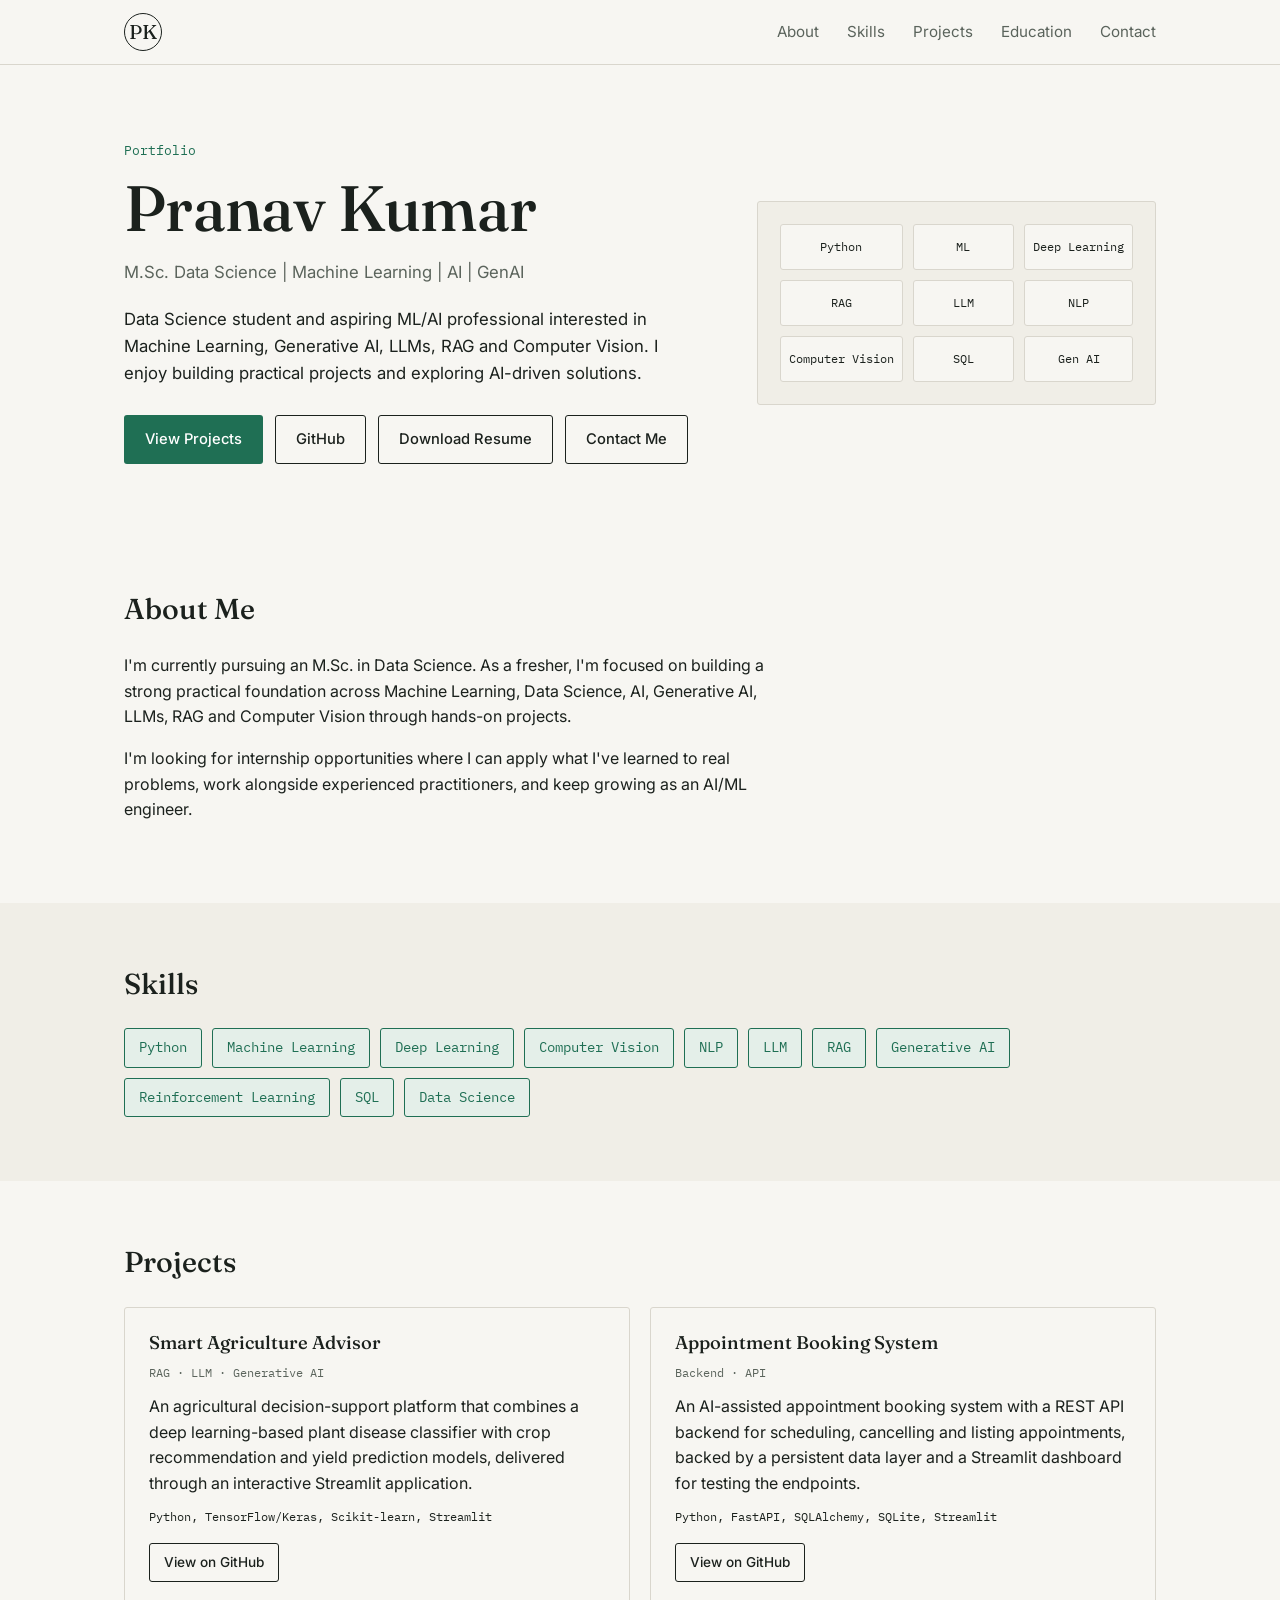
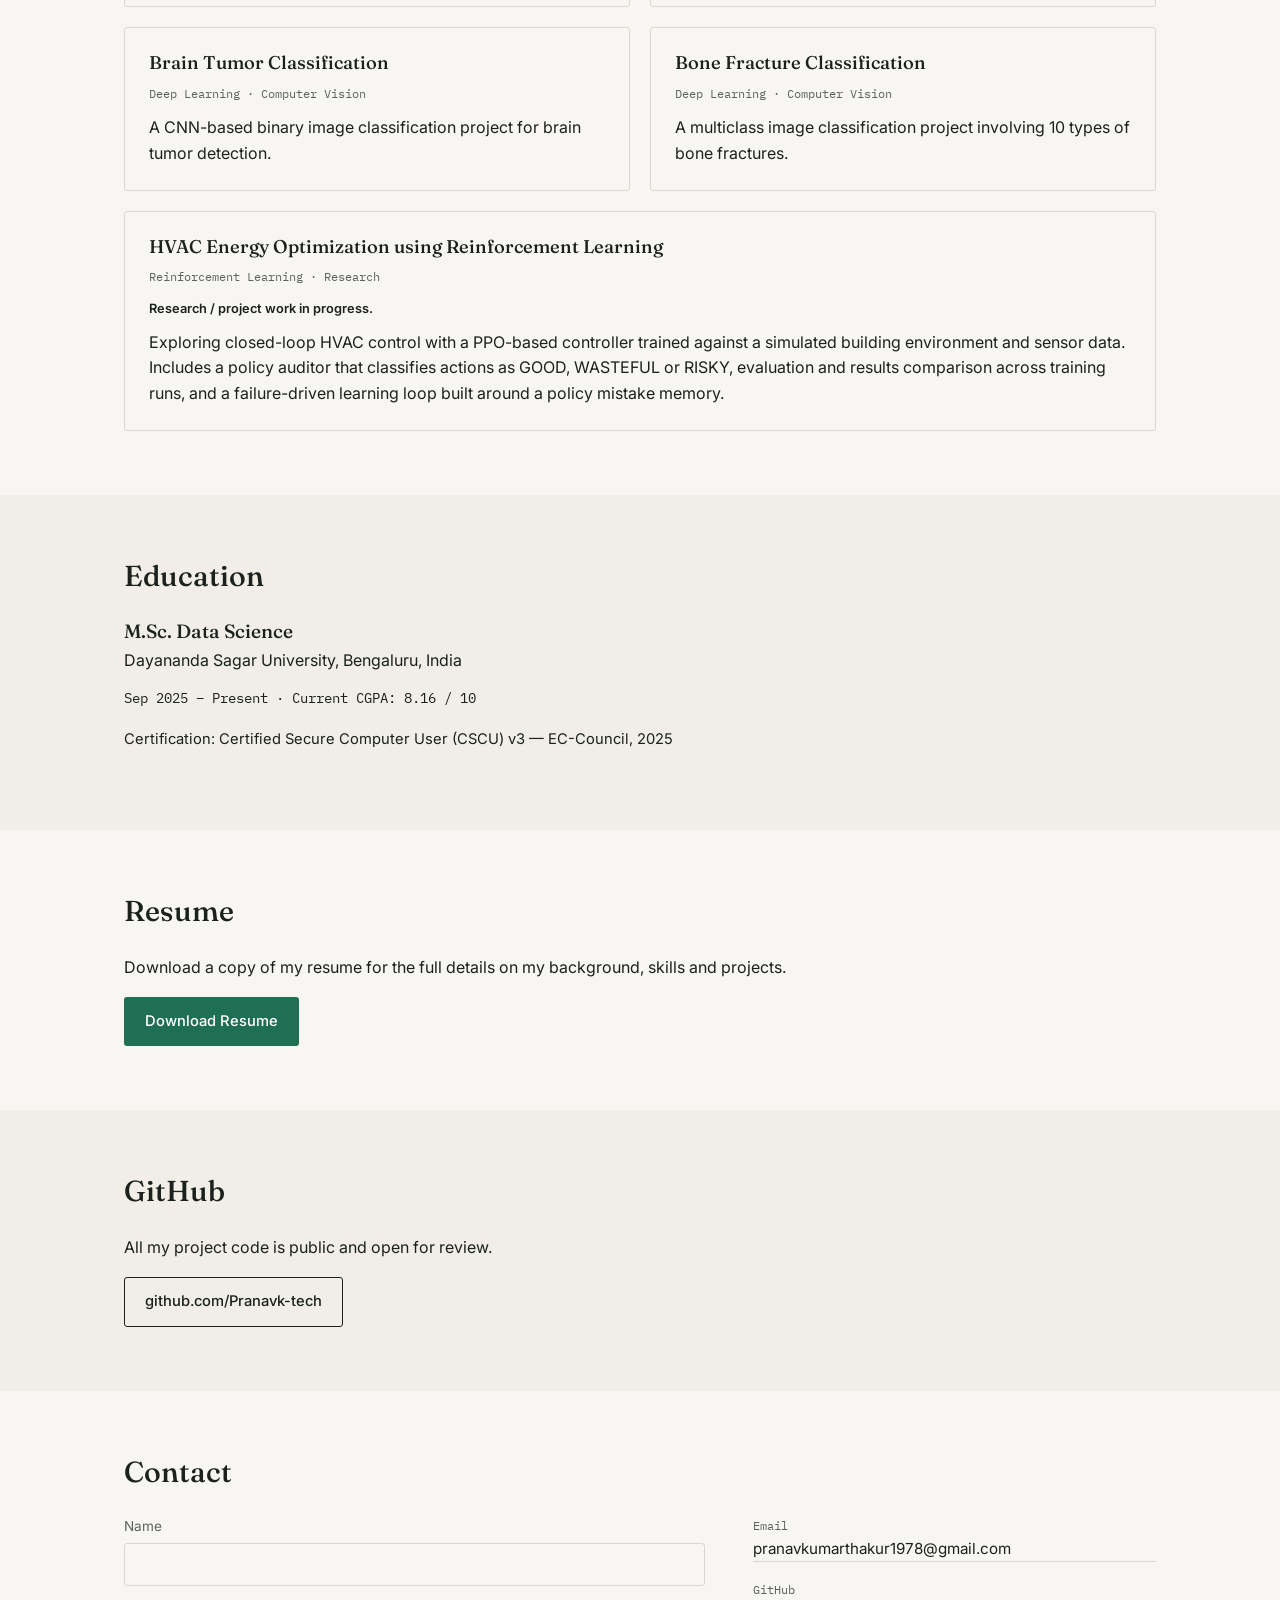
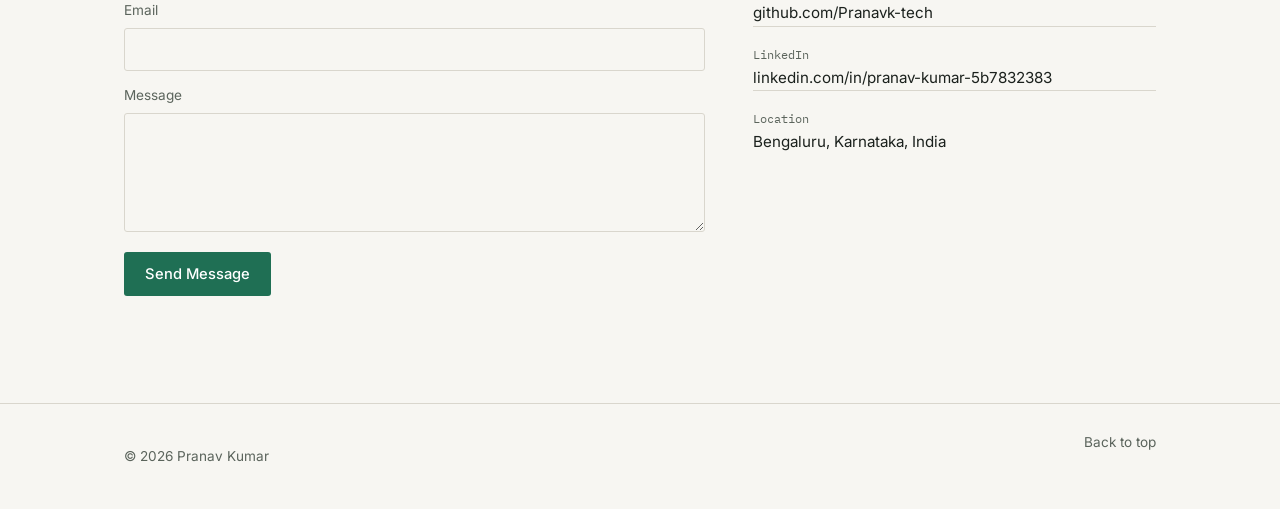
<file: index.html>
<!DOCTYPE html>
<html lang="en">
<head>
<meta charset="UTF-8">
<meta name="viewport" content="width=device-width, initial-scale=1.0">
<title>Pranav Kumar | Data Science | Machine Learning | AI</title>
<meta name="description" content="Pranav Kumar — M.Sc. Data Science student and aspiring Machine Learning and AI professional interested in Generative AI, LLM, RAG and Computer Vision.">
<meta name="keywords" content="Pranav Kumar, Pranav Kumar Data Science, Pranav Kumar Machine Learning, Pranav Kumar AI, Data Science, Machine Learning, Artificial Intelligence, Generative AI, LLM, RAG, Computer Vision">
<meta name="author" content="Pranav Kumar">
<meta name="robots" content="index, follow">
<link rel="canonical" href="https://pranavk-tech.github.io/Pranav-Kumar-Portfolio/">

<!-- Open Graph -->
<meta property="og:type" content="website">
<meta property="og:title" content="Pranav Kumar | Data Science | Machine Learning | AI">
<meta property="og:description" content="M.Sc. Data Science student and aspiring Machine Learning and AI professional interested in Generative AI, LLM, RAG and Computer Vision.">
<meta property="og:url" content="https://pranavk-tech.github.io/Pranav-Kumar-Portfolio/">
<meta property="og:site_name" content="Pranav Kumar">
<meta name="twitter:card" content="summary">
<meta name="twitter:title" content="Pranav Kumar | Data Science | Machine Learning | AI">
<meta name="twitter:description" content="M.Sc. Data Science student and aspiring Machine Learning and AI professional interested in Generative AI, LLM, RAG and Computer Vision.">

<link rel="icon" href="data:,">
<link rel="preconnect" href="https://fonts.googleapis.com">
<link rel="preconnect" href="https://fonts.gstatic.com" crossorigin>
<link href="https://fonts.googleapis.com/css2?family=Fraunces:opsz,wght@9..144,400;9..144,500;9..144,600&family=Inter:wght@400;500;600&family=IBM+Plex+Mono:wght@400;500&display=swap" rel="stylesheet">
<link rel="stylesheet" href="style.css">

<script type="application/ld+json">
{
  "@context": "https://schema.org",
  "@type": "Person",
  "name": "Pranav Kumar",
  "url": "https://pranavk-tech.github.io/Pranav-Kumar-Portfolio/",
  "sameAs": [
    "https://github.com/Pranavk-tech",
    "https://linkedin.com/in/pranav-kumar-5b7832383"
  ],
  "jobTitle": "Data Science Student",
  "description": "Aspiring Machine Learning and AI professional interested in Generative AI, LLM, RAG and Computer Vision.",
  "address": {
    "@type": "PostalAddress",
    "addressLocality": "Bengaluru",
    "addressRegion": "Karnataka",
    "addressCountry": "IN"
  }
}
</script>
</head>
<body>

<a class="skip-link" href="#main">Skip to content</a>

<header class="site-header">
  <div class="wrap header-row">
    <a class="wordmark" href="#top">PK</a>
    <nav class="site-nav" aria-label="Primary">
      <a href="#about">About</a>
      <a href="#skills">Skills</a>
      <a href="#projects">Projects</a>
      <a href="#education">Education</a>
      <a href="#contact">Contact</a>
    </nav>
    <button class="nav-toggle" id="navToggle" aria-expanded="false" aria-controls="site-nav-mobile" aria-label="Toggle navigation menu">
      <span></span><span></span><span></span>
    </button>
  </div>
  <nav class="site-nav-mobile" id="site-nav-mobile" aria-label="Mobile">
    <a href="#about">About</a>
    <a href="#skills">Skills</a>
    <a href="#projects">Projects</a>
    <a href="#education">Education</a>
    <a href="#contact">Contact</a>
  </nav>
</header>

<main id="main">

  <!-- HOME / HERO -->
  <section class="hero" id="top">
    <div class="wrap hero-grid">
      <div class="hero-copy">
        <p class="eyebrow-plain">Portfolio</p>
        <h1>Pranav Kumar</h1>
        <p class="hero-role">M.Sc. Data Science | Machine Learning | AI | GenAI</p>
        <p class="hero-intro">Data Science student and aspiring ML/AI professional interested in Machine Learning, Generative AI, LLMs, RAG and Computer Vision. I enjoy building practical projects and exploring AI-driven solutions.</p>
        <div class="hero-actions">
          <a class="btn btn-primary" href="#projects">View Projects</a>
          <a class="btn btn-outline" href="https://github.com/Pranavk-tech" target="_blank" rel="noopener">GitHub</a>
          <a class="btn btn-outline" href="assets/Pranav_Kumar_Resume.pdf" download>Download Resume</a>
          <a class="btn btn-outline" href="#contact">Contact Me</a>
        </div>
      </div>
      <div class="hero-panel" aria-hidden="true">
        <div class="panel-grid">
          <span>Python</span><span>ML</span><span>Deep&nbsp;Learning</span>
          <span>RAG</span><span>LLM</span><span>NLP</span>
          <span>Computer&nbsp;Vision</span><span>SQL</span><span>Gen&nbsp;AI</span>
        </div>
      </div>
    </div>
  </section>

  <!-- ABOUT -->
  <section class="section" id="about">
    <div class="wrap section-grid">
      <h2>About Me</h2>
      <div class="section-body">
        <p>I'm currently pursuing an M.Sc. in Data Science. As a fresher, I'm focused on building a strong practical foundation across Machine Learning, Data Science, AI, Generative AI, LLMs, RAG and Computer Vision through hands-on projects.</p>
        <p>I'm looking for internship opportunities where I can apply what I've learned to real problems, work alongside experienced practitioners, and keep growing as an AI/ML engineer.</p>
      </div>
    </div>
  </section>

  <!-- SKILLS -->
  <section class="section section-alt" id="skills">
    <div class="wrap section-grid">
      <h2>Skills</h2>
      <ul class="skills-list">
        <li>Python</li>
        <li>Machine Learning</li>
        <li>Deep Learning</li>
        <li>Computer Vision</li>
        <li>NLP</li>
        <li>LLM</li>
        <li>RAG</li>
        <li>Generative AI</li>
        <li>Reinforcement Learning</li>
        <li>SQL</li>
        <li>Data Science</li>
      </ul>
    </div>
  </section>

  <!-- PROJECTS -->
  <section class="section" id="projects">
    <div class="wrap">
      <h2>Projects</h2>
      <div class="project-grid">

        <article class="project-card">
          <div class="project-top">
            <h3>Smart Agriculture Advisor</h3>
            <span class="project-tag">RAG · LLM · Generative AI</span>
          </div>
          <p>An agricultural decision-support platform that combines a deep learning-based plant disease classifier with crop recommendation and yield prediction models, delivered through an interactive Streamlit application.</p>
          <p class="project-stack">Python, TensorFlow/Keras, Scikit-learn, Streamlit</p>
          <a class="btn btn-small" href="https://github.com/Pranavk-tech/SmartAgricultureAdvisor" target="_blank" rel="noopener">View on GitHub</a>
        </article>

        <article class="project-card">
          <div class="project-top">
            <h3>Appointment Booking System</h3>
            <span class="project-tag">Backend · API</span>
          </div>
          <p>An AI-assisted appointment booking system with a REST API backend for scheduling, cancelling and listing appointments, backed by a persistent data layer and a Streamlit dashboard for testing the endpoints.</p>
          <p class="project-stack">Python, FastAPI, SQLAlchemy, SQLite, Streamlit</p>
          <a class="btn btn-small" href="https://github.com/Pranavk-tech/appointment-booking-system" target="_blank" rel="noopener">View on GitHub</a>
        </article>

        <article class="project-card">
          <div class="project-top">
            <h3>Brain Tumor Classification</h3>
            <span class="project-tag">Deep Learning · Computer Vision</span>
          </div>
          <p>A CNN-based binary image classification project for brain tumor detection.</p>
        </article>

        <article class="project-card">
          <div class="project-top">
            <h3>Bone Fracture Classification</h3>
            <span class="project-tag">Deep Learning · Computer Vision</span>
          </div>
          <p>A multiclass image classification project involving 10 types of bone fractures.</p>
        </article>

        <article class="project-card project-card-wide">
          <div class="project-top">
            <h3>HVAC Energy Optimization using Reinforcement Learning</h3>
            <span class="project-tag">Reinforcement Learning · Research</span>
          </div>
          <p class="project-note">Research / project work in progress.</p>
          <p>Exploring closed-loop HVAC control with a PPO-based controller trained against a simulated building environment and sensor data. Includes a policy auditor that classifies actions as GOOD, WASTEFUL or RISKY, evaluation and results comparison across training runs, and a failure-driven learning loop built around a policy mistake memory.</p>
        </article>

      </div>
    </div>
  </section>

  <!-- EDUCATION -->
  <section class="section section-alt" id="education">
    <div class="wrap section-grid">
      <h2>Education</h2>
      <div class="section-body">
        <div class="edu-item">
          <h3>M.Sc. Data Science</h3>
          <p>Dayananda Sagar University, Bengaluru, India</p>
          <p class="edu-meta">Sep 2025 – Present · Current CGPA: 8.16 / 10</p>
        </div>
        <p class="edu-cert">Certification: Certified Secure Computer User (CSCU) v3 — EC-Council, 2025</p>
      </div>
    </div>
  </section>

  <!-- RESUME -->
  <section class="section" id="resume">
    <div class="wrap section-grid">
      <h2>Resume</h2>
      <div class="section-body">
        <p>Download a copy of my resume for the full details on my background, skills and projects.</p>
        <a class="btn btn-primary" href="assets/Pranav_Kumar_Resume.pdf" download>Download Resume</a>
      </div>
    </div>
  </section>

  <!-- GITHUB -->
  <section class="section section-alt" id="github">
    <div class="wrap section-grid">
      <h2>GitHub</h2>
      <div class="section-body">
        <p>All my project code is public and open for review.</p>
        <a class="btn btn-outline" href="https://github.com/Pranavk-tech" target="_blank" rel="noopener">github.com/Pranavk-tech</a>
      </div>
    </div>
  </section>

  <!-- CONTACT -->
  <section class="section" id="contact">
    <div class="wrap section-grid">
      <h2>Contact</h2>
      <div class="contact-layout">
        <form class="contact-form" id="contactForm" novalidate>
          <label for="name">Name</label>
          <input type="text" id="name" name="name" required autocomplete="name">

          <label for="email">Email</label>
          <input type="email" id="email" name="email" required autocomplete="email">

          <label for="message">Message</label>
          <textarea id="message" name="message" rows="5" required></textarea>

          <button type="submit" class="btn btn-primary">Send Message</button>
          <p class="form-status" id="formStatus" role="status" aria-live="polite"></p>
        </form>
        <div class="contact-info">
          <p><span>Email</span><a href="mailto:pranavkumarthakur1978@gmail.com">pranavkumarthakur1978@gmail.com</a></p>
          <p><span>GitHub</span><a href="https://github.com/Pranavk-tech" target="_blank" rel="noopener">github.com/Pranavk-tech</a></p>
          <p><span>LinkedIn</span><a href="https://linkedin.com/in/pranav-kumar-5b7832383" target="_blank" rel="noopener">linkedin.com/in/pranav-kumar-5b7832383</a></p>
          <p><span>Location</span><span class="plain">Bengaluru, Karnataka, India</span></p>
        </div>
      </div>
    </div>
  </section>

</main>

<footer class="site-footer">
  <div class="wrap footer-row">
    <p>&copy; <span id="year"></span> Pranav Kumar</p>
    <a href="#top">Back to top</a>
  </div>
</footer>

<script src="script.js"></script>
</body>
</html>
</file>
<file: style.css>
/* =========================================================
   Pranav Kumar — Portfolio
   Design tokens
   ========================================================= */
:root{
  --paper:#F7F6F2;
  --paper-alt:#F0EEE7;
  --ink:#1B211D;
  --muted:#5B645C;
  --accent:#1F6F54;
  --accent-soft:#E4EFE9;
  --line:#D9D6CD;
  --radius:3px;
  --max:1080px;
  --font-display:'Fraunces', Georgia, serif;
  --font-body:'Inter', -apple-system, BlinkMacSystemFont, 'Segoe UI', sans-serif;
  --font-mono:'IBM Plex Mono', 'SFMono-Regular', Menlo, monospace;
}

*,*::before,*::after{box-sizing:border-box;}
html{scroll-behavior:smooth;}
body{
  margin:0;
  background:var(--paper);
  color:var(--ink);
  font-family:var(--font-body);
  font-size:16px;
  line-height:1.6;
  -webkit-font-smoothing:antialiased;
}
img{max-width:100%;display:block;}
a{color:inherit;}

.wrap{
  max-width:var(--max);
  margin:0 auto;
  padding:0 24px;
}

.skip-link{
  position:absolute;
  left:-999px;
  top:0;
  background:var(--ink);
  color:var(--paper);
  padding:10px 16px;
  z-index:100;
}
.skip-link:focus{left:24px; top:12px;}

h1,h2,h3{
  font-family:var(--font-display);
  font-weight:500;
  line-height:1.15;
  margin:0;
}

:focus-visible{
  outline:2px solid var(--accent);
  outline-offset:3px;
}

/* ---------- Header ---------- */
.site-header{
  border-bottom:1px solid var(--line);
  position:sticky;
  top:0;
  background:rgba(247,246,242,0.92);
  backdrop-filter:blur(6px);
  z-index:50;
}
.header-row{
  display:flex;
  align-items:center;
  justify-content:space-between;
  height:64px;
}
.wordmark{
  font-family:var(--font-display);
  font-size:1.25rem;
  text-decoration:none;
  border:1px solid var(--ink);
  width:38px;height:38px;
  display:flex;align-items:center;justify-content:center;
  border-radius:50%;
}
.site-nav{display:flex;gap:28px;}
.site-nav a{
  text-decoration:none;
  font-size:0.95rem;
  color:var(--muted);
  transition:color .15s ease;
}
.site-nav a:hover{color:var(--ink);}

.nav-toggle{
  display:none;
  flex-direction:column;
  justify-content:center;
  gap:5px;
  width:36px;height:36px;
  background:none;
  border:none;
  cursor:pointer;
}
.nav-toggle span{
  display:block;
  height:2px;
  background:var(--ink);
}
.site-nav-mobile{
  display:none;
  flex-direction:column;
  border-top:1px solid var(--line);
  padding:8px 24px 16px;
}
.site-nav-mobile a{
  text-decoration:none;
  color:var(--ink);
  padding:10px 0;
  border-bottom:1px solid var(--line);
  font-size:0.98rem;
}
.site-nav-mobile a:last-child{border-bottom:none;}
.site-nav-mobile.open{display:flex;}

/* ---------- Hero ---------- */
.hero{padding:76px 0 64px;}
.hero-grid{
  display:grid;
  grid-template-columns:1.3fr 0.9fr;
  gap:56px;
  align-items:center;
}
.eyebrow-plain{
  font-family:var(--font-mono);
  font-size:0.8rem;
  color:var(--accent);
  margin:0 0 10px;
}
.hero h1{
  font-size:clamp(2.6rem,5vw,4rem);
  letter-spacing:-0.01em;
}
.hero-role{
  font-size:1.05rem;
  color:var(--muted);
  margin:14px 0 20px;
}
.hero-intro{
  max-width:56ch;
  font-size:1.05rem;
  color:var(--ink);
}
.hero-actions{
  display:flex;
  flex-wrap:wrap;
  gap:12px;
  margin-top:28px;
}

.hero-panel{
  border:1px solid var(--line);
  background:var(--paper-alt);
  border-radius:var(--radius);
  padding:22px;
}
.panel-grid{
  display:grid;
  grid-template-columns:repeat(3,1fr);
  gap:10px;
  font-family:var(--font-mono);
  font-size:0.78rem;
}
.panel-grid span{
  border:1px solid var(--line);
  background:var(--paper);
  padding:12px 8px;
  text-align:center;
  border-radius:var(--radius);
  color:var(--ink);
}

/* ---------- Buttons ---------- */
.btn{
  display:inline-block;
  text-decoration:none;
  font-family:var(--font-body);
  font-weight:500;
  font-size:0.92rem;
  padding:12px 20px;
  border-radius:var(--radius);
  border:1px solid transparent;
  cursor:pointer;
  transition:background .15s ease, color .15s ease, border-color .15s ease;
}
.btn-primary{
  background:var(--accent);
  color:#fff;
}
.btn-primary:hover{background:#175A44;}
.btn-outline{
  border-color:var(--ink);
  color:var(--ink);
  background:transparent;
}
.btn-outline:hover{background:var(--ink); color:var(--paper);}
.btn-small{
  padding:8px 14px;
  font-size:0.85rem;
  border:1px solid var(--ink);
  color:var(--ink);
}
.btn-small:hover{background:var(--ink); color:var(--paper);}

/* ---------- Sections ---------- */
.section{padding:64px 0;}
.section-alt{background:var(--paper-alt);}
.section h2{
  font-size:1.8rem;
  margin-bottom:28px;
}
.section-grid{display:block;}
.section-body p{
  max-width:68ch;
  color:var(--ink);
}
.section-body p + p{margin-top:14px;}

/* ---------- Skills ---------- */
.skills-list{
  list-style:none;
  display:flex;
  flex-wrap:wrap;
  gap:10px;
  padding:0;
  margin:0;
}
.skills-list li{
  font-family:var(--font-mono);
  font-size:0.85rem;
  background:var(--accent-soft);
  color:var(--accent);
  border:1px solid var(--accent);
  padding:8px 14px;
  border-radius:var(--radius);
}

/* ---------- Projects ---------- */
.project-grid{
  display:grid;
  grid-template-columns:repeat(2,1fr);
  gap:20px;
}
.project-card{
  border:1px solid var(--line);
  border-radius:var(--radius);
  padding:24px;
  background:var(--paper);
  display:flex;
  flex-direction:column;
  gap:10px;
}
.project-card-wide{grid-column:1 / -1;}
.project-top h3{
  font-size:1.15rem;
  margin-bottom:6px;
}
.project-tag{
  font-family:var(--font-mono);
  font-size:0.75rem;
  color:var(--muted);
}
.project-card p{margin:0; color:var(--ink);}
.project-stack{
  font-family:var(--font-mono);
  font-size:0.78rem;
  color:var(--muted);
}
.project-note{
  font-size:0.8rem;
  color:var(--accent);
  font-weight:600;
  text-transform:none;
}
.project-card .btn-small{align-self:flex-start; margin-top:6px;}

/* ---------- Education ---------- */
.edu-item h3{font-size:1.2rem; margin-bottom:6px;}
.edu-item p{margin:2px 0; color:var(--ink);}
.edu-meta{color:var(--muted); font-family:var(--font-mono); font-size:0.85rem;}
.edu-cert{margin-top:18px; color:var(--muted); font-size:0.92rem;}

/* ---------- Contact ---------- */
.contact-layout{
  display:grid;
  grid-template-columns:1.3fr 0.9fr;
  gap:48px;
}
.contact-form{display:flex; flex-direction:column;}
.contact-form label{
  font-size:0.85rem;
  color:var(--muted);
  margin:14px 0 6px;
}
.contact-form label:first-child{margin-top:0;}
.contact-form input,
.contact-form textarea{
  font-family:var(--font-body);
  font-size:0.95rem;
  padding:11px 12px;
  border:1px solid var(--line);
  border-radius:var(--radius);
  background:var(--paper);
  color:var(--ink);
}
.contact-form input:focus,
.contact-form textarea:focus{border-color:var(--accent);}
.contact-form button{margin-top:20px; align-self:flex-start;}
.form-status{
  margin-top:12px;
  font-size:0.88rem;
  color:var(--accent);
  min-height:1.2em;
}
.contact-info p{
  display:flex;
  flex-direction:column;
  gap:2px;
  margin:0 0 18px;
  font-size:0.95rem;
}
.contact-info span:first-child{
  font-family:var(--font-mono);
  font-size:0.75rem;
  color:var(--muted);
}
.contact-info a{text-decoration:none; border-bottom:1px solid var(--line);}
.contact-info a:hover{border-color:var(--ink);}
.contact-info .plain{border-bottom:none;}

/* ---------- Footer ---------- */
.site-footer{
  border-top:1px solid var(--line);
  padding:28px 0;
}
.footer-row{
  display:flex;
  justify-content:space-between;
  font-size:0.85rem;
  color:var(--muted);
}
.footer-row a{text-decoration:none;}
.footer-row a:hover{color:var(--ink);}

/* ---------- Responsive ---------- */
@media (max-width:860px){
  .hero-grid{grid-template-columns:1fr;}
  .contact-layout{grid-template-columns:1fr;}
  .project-grid{grid-template-columns:1fr;}
  .project-card-wide{grid-column:auto;}
}

@media (max-width:680px){
  .site-nav{display:none;}
  .nav-toggle{display:flex;}
  .hero{padding:48px 0 40px;}
  .section{padding:44px 0;}
}

@media (prefers-reduced-motion:reduce){
  html{scroll-behavior:auto;}
  *{transition:none !important;}
}
</file>
